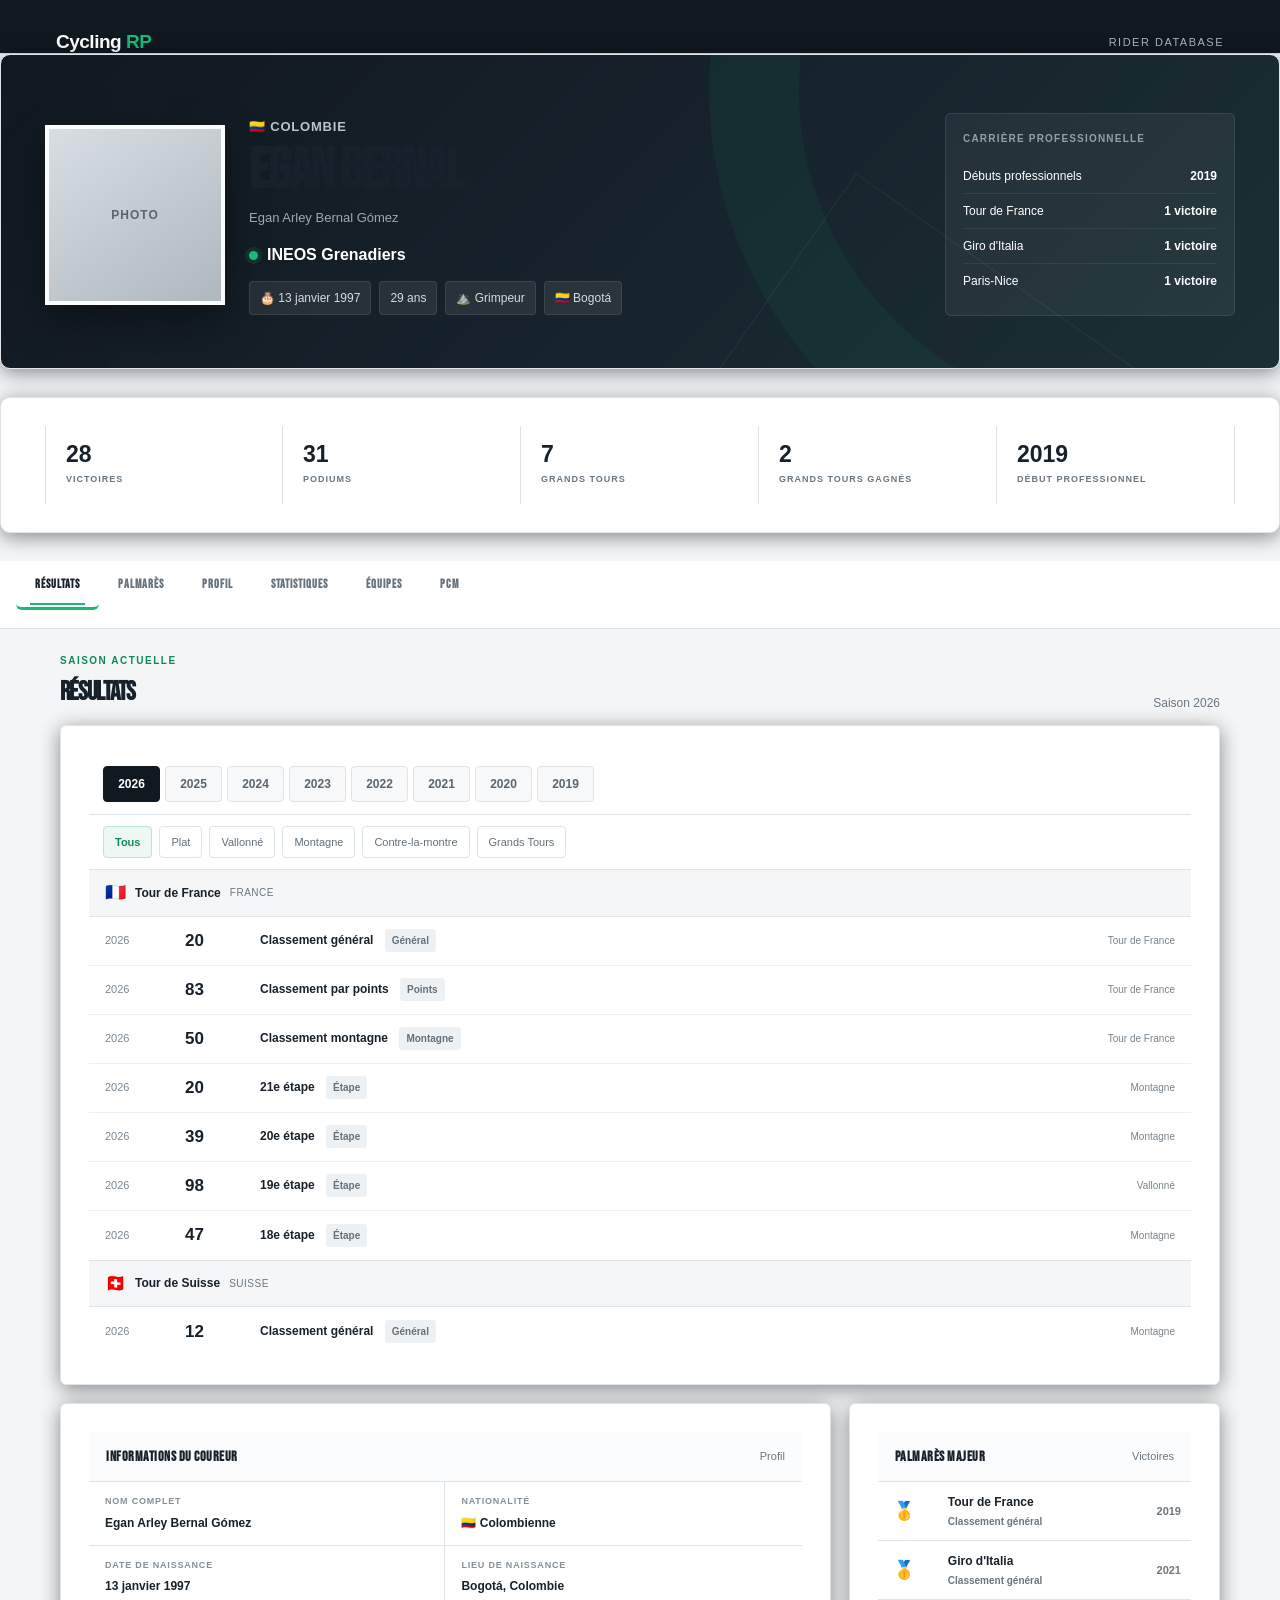
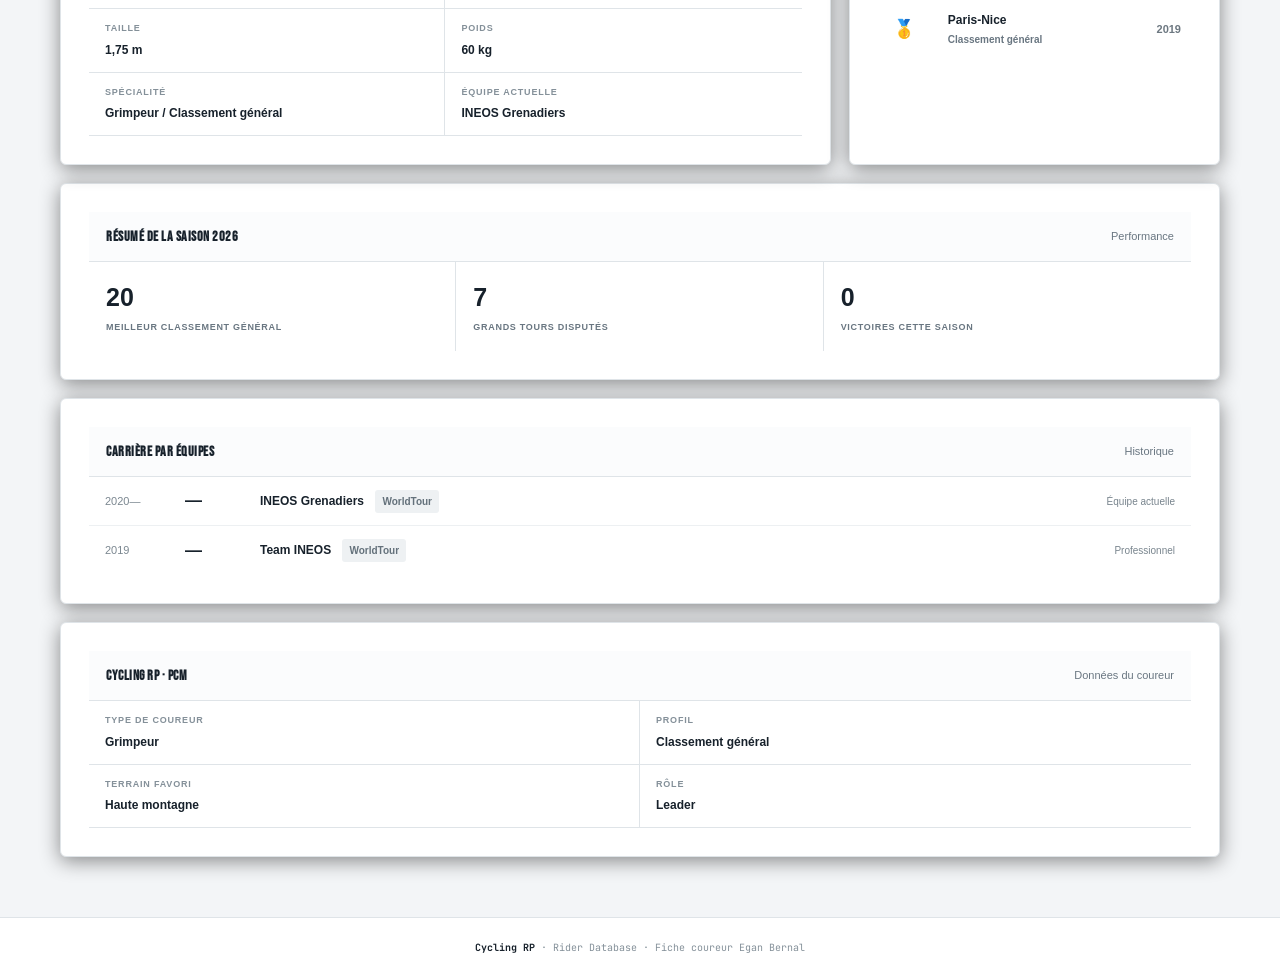
<file: coureurs/egan-bernal.html>
<!DOCTYPE html>
<html lang="fr">

<head>
    <meta charset="UTF-8">
    <meta name="viewport" content="width=device-width, initial-scale=1.0">

    <title>Egan Bernal | Cycling RP</title>

    <link rel="stylesheet" href="../style.css">

    <style>

        /* =====================================================
           CYCLING RP — RIDER DATABASE
        ===================================================== */

        * {
            box-sizing: border-box;
        }

        :root {
            --bg: #f3f5f7;
            --surface: #ffffff;
            --surface-2: #f8fafb;
            --border: #dfe4e8;
            --border-dark: #cbd2d8;
            --text: #17212b;
            --muted: #697681;
            --dark: #101820;
            --dark-2: #18232d;
            --accent: #19b978;
            --accent-dark: #10895a;
            --gold: #d9a441;
        }

        body {
            margin: 0;
            background: var(--bg);
            color: var(--text);
            font-family: Arial, Helvetica, sans-serif;
        }

        a {
            color: inherit;
        }

        /* =====================================================
           TOP BAR
        ===================================================== */

        .topbar {
            background: var(--dark);
            color: white;
            height: 54px;
            display: flex;
            align-items: center;
        }

        .topbar-inner {
            width: min(1320px, calc(100% - 32px));
            margin: auto;
            display: flex;
            justify-content: space-between;
            align-items: center;
        }

        .brand {
            font-weight: 900;
            letter-spacing: -0.5px;
            font-size: 19px;
        }

        .brand span {
            color: var(--accent);
        }

        .database-label {
            font-size: 11px;
            letter-spacing: 1.5px;
            text-transform: uppercase;
            color: #aab5bd;
        }

        /* =====================================================
           PROFILE HERO
        ===================================================== */

        .profile {
            background:
                linear-gradient(135deg, #101820 0%, #17232d 55%, #1b3032 100%);
            color: white;
            position: relative;
            overflow: hidden;
        }

        .profile::before {
            content: "";
            position: absolute;
            width: 650px;
            height: 650px;
            border: 90px solid rgba(25, 185, 120, 0.07);
            border-radius: 50%;
            right: -260px;
            top: -380px;
        }

        .profile::after {
            content: "";
            position: absolute;
            width: 420px;
            height: 420px;
            border: 1px solid rgba(255,255,255,0.06);
            transform: rotate(35deg);
            right: 160px;
            bottom: -310px;
        }

        .profile-inner {
            width: min(1320px, calc(100% - 32px));
            margin: auto;
            padding: 30px 0 24px;
            position: relative;
            z-index: 2;
        }

        .profile-grid {
            display: grid;
            grid-template-columns: 180px 1fr auto;
            gap: 24px;
            align-items: center;
        }

        /* =====================================================
           RIDER PHOTO
        ===================================================== */

        .rider-photo {
            width: 180px;
            height: 180px;
            background: linear-gradient(145deg, #d8dee3, #aeb8bf);
            border: 4px solid rgba(255,255,255,0.95);
            box-shadow: 0 18px 40px rgba(0,0,0,0.35);
            overflow: hidden;
            display: flex;
            align-items: center;
            justify-content: center;
            color: #59656d;
            font-size: 12px;
            font-weight: 800;
            letter-spacing: 1px;
        }

        .rider-photo img {
            width: 100%;
            height: 100%;
            object-fit: cover;
        }

        /* =====================================================
           RIDER INFORMATION
        ===================================================== */

        .rider-country {
            display: inline-flex;
            align-items: center;
            gap: 8px;
            font-size: 13px;
            color: #b9c4ca;
            margin-bottom: 7px;
            text-transform: uppercase;
            letter-spacing: .8px;
            font-weight: 700;
        }

        .rider-name {
            font-size: clamp(36px, 5vw, 58px);
            line-height: .95;
            margin: 0;
            font-weight: 900;
            letter-spacing: -2px;
        }

        .rider-fullname {
            color: #9da9b0;
            font-size: 13px;
            margin-top: 9px;
        }

        .rider-team {
            display: flex;
            align-items: center;
            gap: 9px;
            margin-top: 16px;
            font-size: 16px;
            font-weight: 700;
        }

        .team-dot {
            width: 9px;
            height: 9px;
            background: var(--accent);
            border-radius: 50%;
            box-shadow: 0 0 0 4px rgba(25,185,120,.12);
        }

        .rider-meta {
            display: flex;
            flex-wrap: wrap;
            gap: 8px;
            margin-top: 14px;
        }

        .meta-pill {
            background: rgba(255,255,255,.08);
            border: 1px solid rgba(255,255,255,.09);
            padding: 7px 10px;
            border-radius: 4px;
            font-size: 12px;
            color: #d4dce0;
        }

        /* =====================================================
           CAREER SUMMARY
        ===================================================== */

        .career-box {
            min-width: 290px;
            background: rgba(255,255,255,.055);
            border: 1px solid rgba(255,255,255,.09);
            padding: 17px;
            border-radius: 6px;
        }

        .career-title {
            text-transform: uppercase;
            letter-spacing: 1.2px;
            font-size: 10px;
            color: #93a0a8;
            font-weight: 800;
            margin-bottom: 13px;
        }

        .career-line {
            display: flex;
            justify-content: space-between;
            align-items: center;
            border-bottom: 1px solid rgba(255,255,255,.07);
            padding: 8px 0;
            font-size: 12px;
        }

        .career-line:last-child {
            border-bottom: 0;
        }

        .career-number {
            font-weight: 900;
            color: white;
        }

        /* =====================================================
           CAREER STATS
        ===================================================== */

        .stats-bar {
            background: white;
            border-bottom: 1px solid var(--border);
        }

        .stats-inner {
            width: min(1320px, calc(100% - 32px));
            margin: auto;
            display: grid;
            grid-template-columns: repeat(5, 1fr);
        }

        .stat {
            padding: 17px 20px;
            border-right: 1px solid var(--border);
        }

        .stat:first-child {
            border-left: 1px solid var(--border);
        }

        .stat-number {
            font-size: 23px;
            font-weight: 900;
            line-height: 1;
        }

        .stat-label {
            color: var(--muted);
            text-transform: uppercase;
            font-size: 9px;
            letter-spacing: 1px;
            font-weight: 800;
            margin-top: 7px;
        }

        /* =====================================================
           NAVIGATION
        ===================================================== */

        .main-nav {
            background: white;
            border-bottom: 1px solid var(--border);
            position: sticky;
            top: 0;
            z-index: 20;
        }

        .main-nav-inner {
            width: min(1320px, calc(100% - 32px));
            margin: auto;
            display: flex;
            overflow-x: auto;
        }

        .main-nav a {
            text-decoration: none;
            padding: 15px 19px 13px;
            font-size: 12px;
            font-weight: 800;
            color: #66727c;
            border-bottom: 3px solid transparent;
            white-space: nowrap;
        }

        .main-nav a:hover {
            color: var(--text);
        }

        .main-nav a.active {
            color: var(--text);
            border-bottom-color: var(--accent);
        }

        /* =====================================================
           PAGE
        ===================================================== */

        .page {
            width: min(1320px, calc(100% - 32px));
            margin: 24px auto 60px;
        }

        /* =====================================================
           PAGE HEADER
        ===================================================== */

        .page-heading {
            display: flex;
            align-items: end;
            justify-content: space-between;
            margin-bottom: 13px;
        }

        .eyebrow {
            text-transform: uppercase;
            font-size: 10px;
            color: var(--accent-dark);
            font-weight: 900;
            letter-spacing: 1.5px;
            margin-bottom: 5px;
        }

        .page-title {
            margin: 0;
            font-size: 26px;
            font-weight: 900;
            letter-spacing: -0.7px;
        }

        .season-label {
            font-size: 12px;
            color: var(--muted);
        }

        /* =====================================================
           PANEL
        ===================================================== */

        .panel {
            background: var(--surface);
            border: 1px solid var(--border);
            border-radius: 6px;
            overflow: hidden;
            margin-bottom: 18px;
        }

        .panel-header {
            display: flex;
            justify-content: space-between;
            align-items: center;
            padding: 14px 17px;
            border-bottom: 1px solid var(--border);
            background: #fbfcfd;
        }

        .panel-title {
            margin: 0;
            font-size: 14px;
            font-weight: 900;
        }

        .panel-subtitle {
            font-size: 11px;
            color: var(--muted);
        }

        /* =====================================================
           SEASONS
        ===================================================== */

        .season-row {
            display: flex;
            gap: 5px;
            padding: 12px 14px;
            overflow-x: auto;
            border-bottom: 1px solid var(--border);
        }

        .season {
            min-width: 57px;
            padding: 8px 10px;
            border: 1px solid var(--border);
            background: #f7f9fa;
            border-radius: 4px;
            text-align: center;
            font-size: 12px;
            font-weight: 700;
            color: #596671;
            cursor: pointer;
        }

        .season:hover {
            border-color: #aeb8bf;
        }

        .season.active {
            background: var(--dark);
            color: white;
            border-color: var(--dark);
        }

        /* =====================================================
           FILTERS
        ===================================================== */

        .filters {
            display: flex;
            gap: 7px;
            padding: 11px 14px;
            overflow-x: auto;
        }

        .filter {
            border: 1px solid var(--border);
            background: white;
            border-radius: 4px;
            padding: 7px 11px;
            font-size: 11px;
            color: #62707b;
            white-space: nowrap;
            cursor: pointer;
        }

        .filter.active {
            background: #edf8f3;
            color: var(--accent-dark);
            border-color: #b9e5d1;
            font-weight: 800;
        }

        /* =====================================================
           RACE GROUP
        ===================================================== */

        .race-group {
            border-top: 1px solid var(--border);
        }

        .race-heading {
            background: #f4f6f7;
            padding: 10px 16px;
            display: flex;
            align-items: center;
            gap: 9px;
            border-bottom: 1px solid var(--border);
        }

        .race-flag {
            font-size: 17px;
        }

        .race-heading strong {
            font-size: 12px;
        }

        .race-country {
            font-size: 10px;
            color: var(--muted);
            text-transform: uppercase;
            letter-spacing: .5px;
        }

        /* =====================================================
           RESULT TABLE
        ===================================================== */

        .result-row {
            display: grid;
            grid-template-columns: 70px 65px 1fr 170px;
            align-items: center;
            min-height: 49px;
            border-bottom: 1px solid #edf0f2;
            padding: 0 16px;
            gap: 10px;
        }

        .result-row:last-child {
            border-bottom: none;
        }

        .result-year {
            color: #7b8790;
            font-size: 11px;
        }

        .result-position {
            font-size: 17px;
            font-weight: 900;
        }

        .result-position.gold {
            color: #bd8b25;
        }

        .result-position.silver {
            color: #7b858c;
        }

        .result-position.bronze {
            color: #a96b43;
        }

        .result-race {
            font-size: 12px;
            font-weight: 800;
        }

        .result-detail {
            margin-left: 8px;
            display: inline-block;
            padding: 4px 7px;
            border-radius: 3px;
            background: #eef1f3;
            color: #64717b;
            font-size: 10px;
            font-weight: 700;
        }

        .result-type {
            text-align: right;
            color: #78848d;
            font-size: 10px;
        }

        /* =====================================================
           TWO COLUMN CONTENT
        ===================================================== */

        .columns {
            display: grid;
            grid-template-columns: 1.35fr .65fr;
            gap: 18px;
        }

        /* =====================================================
           PROFILE DATA
        ===================================================== */

        .data-grid {
            display: grid;
            grid-template-columns: repeat(2, 1fr);
        }

        .data-item {
            padding: 13px 16px;
            border-bottom: 1px solid var(--border);
        }

        .data-item:nth-child(odd) {
            border-right: 1px solid var(--border);
        }

        .data-label {
            font-size: 9px;
            text-transform: uppercase;
            letter-spacing: .8px;
            color: #849099;
            font-weight: 800;
            margin-bottom: 5px;
        }

        .data-value {
            font-size: 12px;
            font-weight: 800;
        }

        /* =====================================================
           PALMARES
        ===================================================== */

        .palmares-row {
            display: grid;
            grid-template-columns: 45px 1fr 65px;
            align-items: center;
            padding: 11px 15px;
            border-bottom: 1px solid var(--border);
            gap: 10px;
        }

        .palmares-row:last-child {
            border-bottom: none;
        }

        .palmares-place {
            font-size: 18px;
            font-weight: 900;
        }

        .palmares-race {
            font-size: 12px;
            font-weight: 800;
        }

        .palmares-race small {
            display: block;
            color: var(--muted);
            font-size: 10px;
            margin-top: 3px;
        }

        .palmares-year {
            text-align: right;
            font-size: 11px;
            font-weight: 800;
            color: #6d7881;
        }

        /* =====================================================
           SEASON SUMMARY
        ===================================================== */

        .summary {
            display: grid;
            grid-template-columns: repeat(3, 1fr);
        }

        .summary-box {
            padding: 17px;
            border-right: 1px solid var(--border);
        }

        .summary-box:last-child {
            border-right: none;
        }

        .summary-number {
            font-size: 25px;
            font-weight: 900;
        }

        .summary-label {
            color: var(--muted);
            font-size: 9px;
            text-transform: uppercase;
            letter-spacing: .7px;
            margin-top: 4px;
            font-weight: 800;
        }

        /* =====================================================
           FOOTER
        ===================================================== */

        footer {
            border-top: 1px solid var(--border);
            background: white;
            color: #849099;
            font-size: 10px;
            padding: 22px;
            text-align: center;
        }

        footer strong {
            color: var(--text);
        }

        /* =====================================================
           RESPONSIVE
        ===================================================== */

        @media (max-width: 900px) {

            .profile-grid {
                grid-template-columns: 135px 1fr;
            }

            .rider-photo {
                width: 135px;
                height: 135px;
            }

            .career-box {
                display: none;
            }

            .stats-inner {
                grid-template-columns: repeat(3, 1fr);
            }

            .stat:nth-child(4),
            .stat:nth-child(5) {
                border-top: 1px solid var(--border);
            }

            .columns {
                grid-template-columns: 1fr;
            }
        }

        @media (max-width: 650px) {

            .topbar-inner,
            .profile-inner,
            .stats-inner,
            .main-nav-inner,
            .page {
                width: min(100% - 20px, 1320px);
            }

            .profile-inner {
                padding-top: 20px;
            }

            .profile-grid {
                grid-template-columns: 1fr;
                text-align: center;
            }

            .rider-photo {
                width: 130px;
                height: 130px;
                margin: auto;
            }

            .rider-country,
            .rider-team {
                justify-content: center;
            }

            .rider-meta {
                justify-content: center;
            }

            .rider-name {
                font-size: 38px;
            }

            .stats-inner {
                grid-template-columns: repeat(2, 1fr);
            }

            .stat {
                border-top: 1px solid var(--border);
            }

            .stat:first-child {
                border-left: 0;
            }

            .result-row {
                grid-template-columns: 42px 45px 1fr;
                padding: 0 11px;
            }

            .result-year {
                display: none;
            }

            .result-type {
                display: none;
            }

            .data-grid {
                grid-template-columns: 1fr;
            }

            .data-item:nth-child(odd) {
                border-right: none;
            }

            .summary {
                grid-template-columns: 1fr 1fr;
            }

            .summary-box:nth-child(3) {
                grid-column: span 2;
                border-top: 1px solid var(--border);
            }
        }

    </style>
</head>


<body>


<!-- =====================================================
     TOP BAR
===================================================== -->

<header class="topbar">

    <div class="topbar-inner">

        <div class="brand">
            Cycling <span>RP</span>
        </div>

        <div class="database-label">
            Rider Database
        </div>

    </div>

</header>


<!-- =====================================================
     PROFILE
===================================================== -->

<section class="profile">

    <div class="profile-inner">

        <div class="profile-grid">


            <!-- PHOTO -->

            <div class="rider-photo">

                <!--
                POUR METTRE LA PHOTO :

                <img src="../images/egan-bernal.jpg" alt="Egan Bernal">

                -->

                PHOTO

            </div>


            <!-- INFORMATION -->

            <div>

                <div class="rider-country">
                    🇨🇴 Colombie
                </div>

                <h1 class="rider-name">
                    Egan Bernal
                </h1>

                <div class="rider-fullname">
                    Egan Arley Bernal Gómez
                </div>

                <div class="rider-team">

                    <span class="team-dot"></span>

                    INEOS Grenadiers

                </div>

                <div class="rider-meta">

                    <span class="meta-pill">
                        🎂 13 janvier 1997
                    </span>

                    <span class="meta-pill">
                        29 ans
                    </span>

                    <span class="meta-pill">
                        ⛰️ Grimpeur
                    </span>

                    <span class="meta-pill">
                        🇨🇴 Bogotá
                    </span>

                </div>

            </div>


            <!-- CAREER SUMMARY -->

            <div class="career-box">

                <div class="career-title">
                    Carrière professionnelle
                </div>

                <div class="career-line">
                    <span>Débuts professionnels</span>
                    <span class="career-number">2019</span>
                </div>

                <div class="career-line">
                    <span>Tour de France</span>
                    <span class="career-number">1 victoire</span>
                </div>

                <div class="career-line">
                    <span>Giro d'Italia</span>
                    <span class="career-number">1 victoire</span>
                </div>

                <div class="career-line">
                    <span>Paris-Nice</span>
                    <span class="career-number">1 victoire</span>
                </div>

            </div>

        </div>

    </div>

</section>


<!-- =====================================================
     STATS
===================================================== -->

<section class="stats-bar">

    <div class="stats-inner">

        <div class="stat">
            <div class="stat-number">28</div>
            <div class="stat-label">Victoires</div>
        </div>

        <div class="stat">
            <div class="stat-number">31</div>
            <div class="stat-label">Podiums</div>
        </div>

        <div class="stat">
            <div class="stat-number">7</div>
            <div class="stat-label">Grands Tours</div>
        </div>

        <div class="stat">
            <div class="stat-number">2</div>
            <div class="stat-label">Grands Tours gagnés</div>
        </div>

        <div class="stat">
            <div class="stat-number">2019</div>
            <div class="stat-label">Début professionnel</div>
        </div>

    </div>

</section>


<!-- =====================================================
     NAVIGATION
===================================================== -->

<nav class="main-nav">

    <div class="main-nav-inner">

        <a href="#resultats" class="active">
            RÉSULTATS
        </a>

        <a href="#palmares">
            PALMARÈS
        </a>

        <a href="#profil">
            PROFIL
        </a>

        <a href="#statistiques">
            STATISTIQUES
        </a>

        <a href="#equipes">
            ÉQUIPES
        </a>

        <a href="#pcm">
            PCM
        </a>

    </div>

</nav>


<!-- =====================================================
     PAGE
===================================================== -->

<main class="page">


    <!-- RESULTATS -->

    <div id="resultats">

        <div class="page-heading">

            <div>

                <div class="eyebrow">
                    Saison actuelle
                </div>

                <h2 class="page-title">
                    Résultats
                </h2>

            </div>

            <div class="season-label">
                Saison 2026
            </div>

        </div>


        <section class="panel">


            <!-- SAISONS -->

            <div class="season-row">

                <div class="season active">2026</div>
                <div class="season">2025</div>
                <div class="season">2024</div>
                <div class="season">2023</div>
                <div class="season">2022</div>
                <div class="season">2021</div>
                <div class="season">2020</div>
                <div class="season">2019</div>

            </div>


            <!-- FILTRES -->

            <div class="filters">

                <div class="filter active">
                    Tous
                </div>

                <div class="filter">
                    Plat
                </div>

                <div class="filter">
                    Vallonné
                </div>

                <div class="filter">
                    Montagne
                </div>

                <div class="filter">
                    Contre-la-montre
                </div>

                <div class="filter">
                    Grands Tours
                </div>

            </div>


            <!-- TOUR DE FRANCE -->

            <div class="race-group">

                <div class="race-heading">

                    <span class="race-flag">
                        🇫🇷
                    </span>

                    <strong>
                        Tour de France
                    </strong>

                    <span class="race-country">
                        France
                    </span>

                </div>


                <div class="result-row">

                    <div class="result-year">
                        2026
                    </div>

                    <div class="result-position">
                        20
                    </div>

                    <div class="result-race">
                        Classement général
                        <span class="result-detail">
                            Général
                        </span>
                    </div>

                    <div class="result-type">
                        Tour de France
                    </div>

                </div>


                <div class="result-row">

                    <div class="result-year">
                        2026
                    </div>

                    <div class="result-position">
                        83
                    </div>

                    <div class="result-race">
                        Classement par points
                        <span class="result-detail">
                            Points
                        </span>
                    </div>

                    <div class="result-type">
                        Tour de France
                    </div>

                </div>


                <div class="result-row">

                    <div class="result-year">
                        2026
                    </div>

                    <div class="result-position">
                        50
                    </div>

                    <div class="result-race">
                        Classement montagne
                        <span class="result-detail">
                            Montagne
                        </span>
                    </div>

                    <div class="result-type">
                        Tour de France
                    </div>

                </div>


                <div class="result-row">

                    <div class="result-year">
                        2026
                    </div>

                    <div class="result-position">
                        20
                    </div>

                    <div class="result-race">
                        21e étape
                        <span class="result-detail">
                            Étape
                        </span>
                    </div>

                    <div class="result-type">
                        Montagne
                    </div>

                </div>


                <div class="result-row">

                    <div class="result-year">
                        2026
                    </div>

                    <div class="result-position">
                        39
                    </div>

                    <div class="result-race">
                        20e étape
                        <span class="result-detail">
                            Étape
                        </span>
                    </div>

                    <div class="result-type">
                        Montagne
                    </div>

                </div>


                <div class="result-row">

                    <div class="result-year">
                        2026
                    </div>

                    <div class="result-position">
                        98
                    </div>

                    <div class="result-race">
                        19e étape
                        <span class="result-detail">
                            Étape
                        </span>
                    </div>

                    <div class="result-type">
                        Vallonné
                    </div>

                </div>


                <div class="result-row">

                    <div class="result-year">
                        2026
                    </div>

                    <div class="result-position">
                        47
                    </div>

                    <div class="result-race">
                        18e étape
                        <span class="result-detail">
                            Étape
                        </span>
                    </div>

                    <div class="result-type">
                        Montagne
                    </div>

                </div>

            </div>


            <!-- AUTRE COURSE -->

            <div class="race-group">

                <div class="race-heading">

                    <span class="race-flag">
                        🇨🇭
                    </span>

                    <strong>
                        Tour de Suisse
                    </strong>

                    <span class="race-country">
                        Suisse
                    </span>

                </div>


                <div class="result-row">

                    <div class="result-year">
                        2026
                    </div>

                    <div class="result-position">
                        12
                    </div>

                    <div class="result-race">
                        Classement général
                        <span class="result-detail">
                            Général
                        </span>
                    </div>

                    <div class="result-type">
                        Montagne
                    </div>

                </div>

            </div>


        </section>

    </div>


    <!-- =================================================
         DEUX COLONNES
    ================================================= -->

    <div class="columns">


        <!-- PROFIL -->

        <section class="panel" id="profil">

            <div class="panel-header">

                <h3 class="panel-title">
                    Informations du coureur
                </h3>

                <span class="panel-subtitle">
                    Profil
                </span>

            </div>


            <div class="data-grid">

                <div class="data-item">

                    <div class="data-label">
                        Nom complet
                    </div>

                    <div class="data-value">
                        Egan Arley Bernal Gómez
                    </div>

                </div>


                <div class="data-item">

                    <div class="data-label">
                        Nationalité
                    </div>

                    <div class="data-value">
                        🇨🇴 Colombienne
                    </div>

                </div>


                <div class="data-item">

                    <div class="data-label">
                        Date de naissance
                    </div>

                    <div class="data-value">
                        13 janvier 1997
                    </div>

                </div>


                <div class="data-item">

                    <div class="data-label">
                        Lieu de naissance
                    </div>

                    <div class="data-value">
                        Bogotá, Colombie
                    </div>

                </div>


                <div class="data-item">

                    <div class="data-label">
                        Taille
                    </div>

                    <div class="data-value">
                        1,75 m
                    </div>

                </div>


                <div class="data-item">

                    <div class="data-label">
                        Poids
                    </div>

                    <div class="data-value">
                        60 kg
                    </div>

                </div>


                <div class="data-item">

                    <div class="data-label">
                        Spécialité
                    </div>

                    <div class="data-value">
                        Grimpeur / Classement général
                    </div>

                </div>


                <div class="data-item">

                    <div class="data-label">
                        Équipe actuelle
                    </div>

                    <div class="data-value">
                        INEOS Grenadiers
                    </div>

                </div>

            </div>

        </section>


        <!-- PALMARES -->

        <section class="panel" id="palmares">

            <div class="panel-header">

                <h3 class="panel-title">
                    Palmarès majeur
                </h3>

                <span class="panel-subtitle">
                    Victoires
                </span>

            </div>


            <div class="palmares-row">

                <div class="palmares-place">
                    🥇
                </div>

                <div class="palmares-race">
                    Tour de France
                    <small>Classement général</small>
                </div>

                <div class="palmares-year">
                    2019
                </div>

            </div>


            <div class="palmares-row">

                <div class="palmares-place">
                    🥇
                </div>

                <div class="palmares-race">
                    Giro d'Italia
                    <small>Classement général</small>
                </div>

                <div class="palmares-year">
                    2021
                </div>

            </div>


            <div class="palmares-row">

                <div class="palmares-place">
                    🥇
                </div>

                <div class="palmares-race">
                    Paris-Nice
                    <small>Classement général</small>
                </div>

                <div class="palmares-year">
                    2019
                </div>

            </div>

        </section>

    </div>


    <!-- =================================================
         STATISTIQUES SAISON
    ================================================= -->

    <section class="panel" id="statistiques">

        <div class="panel-header">

            <h3 class="panel-title">
                Résumé de la saison 2026
            </h3>

            <span class="panel-subtitle">
                Performance
            </span>

        </div>


        <div class="summary">

            <div class="summary-box">

                <div class="summary-number">
                    20
                </div>

                <div class="summary-label">
                    Meilleur classement général
                </div>

            </div>


            <div class="summary-box">

                <div class="summary-number">
                    7
                </div>

                <div class="summary-label">
                    Grands Tours disputés
                </div>

            </div>


            <div class="summary-box">

                <div class="summary-number">
                    0
                </div>

                <div class="summary-label">
                    Victoires cette saison
                </div>

            </div>

        </div>

    </section>


    <!-- =================================================
         EQUIPES
    ================================================= -->

    <section class="panel" id="equipes">

        <div class="panel-header">

            <h3 class="panel-title">
                Carrière par équipes
            </h3>

            <span class="panel-subtitle">
                Historique
            </span>

        </div>


        <div class="result-row">

            <div class="result-year">
                2020—
            </div>

            <div class="result-position">
                —
            </div>

            <div class="result-race">
                INEOS Grenadiers
                <span class="result-detail">
                    WorldTour
                </span>
            </div>

            <div class="result-type">
                Équipe actuelle
            </div>

        </div>


        <div class="result-row">

            <div class="result-year">
                2019
            </div>

            <div class="result-position">
                —
            </div>

            <div class="result-race">
                Team INEOS
                <span class="result-detail">
                    WorldTour
                </span>
            </div>

            <div class="result-type">
                Professionnel
            </div>

        </div>

    </section>


    <!-- =================================================
         PCM
    ================================================= -->

    <section class="panel" id="pcm">

        <div class="panel-header">

            <h3 class="panel-title">
                Cycling RP · PCM
            </h3>

            <span class="panel-subtitle">
                Données du coureur
            </span>

        </div>


        <div class="data-grid">

            <div class="data-item">

                <div class="data-label">
                    Type de coureur
                </div>

                <div class="data-value">
                    Grimpeur
                </div>

            </div>


            <div class="data-item">

                <div class="data-label">
                    Profil
                </div>

                <div class="data-value">
                    Classement général
                </div>

            </div>


            <div class="data-item">

                <div class="data-label">
                    Terrain favori
                </div>

                <div class="data-value">
                    Haute montagne
                </div>

            </div>


            <div class="data-item">

                <div class="data-label">
                    Rôle
                </div>

                <div class="data-value">
                    Leader
                </div>

            </div>

        </div>

    </section>


</main>


<!-- =====================================================
     FOOTER
===================================================== -->

<footer>

    <strong>Cycling RP</strong> · Rider Database ·
    Fiche coureur Egan Bernal

</footer>


</body>
</html>
</file>
<file: style.css>
/* ============================================================
   CYCLE LEAGUE RP — FEUILLE DE STYLE
   Thème : Broadcast cycliste / Chrono TV
   ============================================================ */

/* ============================================================
   0. POLICES
   ============================================================ */

@import url('https://fonts.googleapis.com/css2?family=Bebas+Neue&family=Inter:wght@400;500;600;700;800;900&family=JetBrains+Mono:wght@500;700&display=swap');


/* ============================================================
   1. VARIABLES
   ============================================================ */

:root {

    --bg: #0b0d10;
    --surface: #14181d;
    --surface-alt: #191e24;
    --border: #262b31;

    --text: #eef1f3;
    --text-muted: #8b939b;

    --accent: #e3ff3c;
    --accent-2: #00e0c6;
    --accent-danger: #ff4d5e;

    --glow-accent:
        0 0 18px rgba(227, 255, 60, 0.35);

    --glow-accent-2:
        0 0 18px rgba(0, 224, 198, 0.35);

    --shadow:
        0 4px 20px rgba(0, 0, 0, 0.45);

    --font-display:
        'Bebas Neue',
        'Arial Narrow',
        sans-serif;

    --font-body:
        'Inter',
        Arial,
        Helvetica,
        sans-serif;

    --font-mono:
        'JetBrains Mono',
        'Courier New',
        monospace;

    --radius: 10px;

    --container: 1200px;
}


/* ============================================================
   2. RESET
   ============================================================ */

* {
    box-sizing: border-box;
}

html {
    scroll-behavior: smooth;
}

body {
    margin: 0;
    font-family: var(--font-body);
    background: var(--bg);
    color: var(--text);
    line-height: 1.5;

    background-image:
        radial-gradient(
            circle at 20% -10%,
            rgba(227, 255, 60, 0.06),
            transparent 40%
        ),
        radial-gradient(
            circle at 90% 0%,
            rgba(0, 224, 198, 0.05),
            transparent 35%
        );

    background-attachment: fixed;
}

a {
    color: inherit;
}

button,
input,
textarea {
    font-family: inherit;
}

img {
    max-width: 100%;
}


/* ============================================================
   3. ACCESSIBILITÉ
   ============================================================ */

a:focus-visible,
button:focus-visible,
input:focus-visible,
textarea:focus-visible {
    outline: 2px solid var(--accent);
    outline-offset: 3px;
    border-radius: 4px;
}

@media (prefers-reduced-motion: reduce) {

    * {
        animation-duration: 0.001ms !important;
        animation-iteration-count: 1 !important;
        transition-duration: 0.001ms !important;
    }

    html {
        scroll-behavior: auto;
    }
}


/* ============================================================
   4. TYPOGRAPHIE
   ============================================================ */

h1,
h2,
h3 {
    font-family: var(--font-display);
    letter-spacing: 0.5px;
    color: var(--text);
}

h1,
h2,
h3,
p {
    overflow-wrap: break-word;
}


/* ============================================================
   5. HEADER
   ============================================================ */

header {

    background:
        linear-gradient(
            135deg,
            #0f1216 0%,
            #14181d 60%,
            #0f1216 100%
        );

    color: var(--text);

    padding: 28px 40px 0;

    position: relative;

    border-bottom: 1px solid var(--border);
}

.header-top {

    max-width: var(--container);

    margin: 0 auto;

    display: flex;

    justify-content: space-between;

    align-items: center;

    flex-wrap: wrap;

    gap: 16px;
}

header h1 {

    margin: 0 0 20px 0;

    font-size: 42px;

    text-transform: uppercase;

    letter-spacing: 2px;

    display: flex;

    align-items: baseline;

    gap: 12px;
}

header h1 .tag {

    font-family: var(--font-mono);

    font-size: 14px;

    background: var(--accent);

    color: #0b0d10;

    padding: 4px 10px;

    border-radius: 4px;

    letter-spacing: 1px;
}


/* Bande graphique sous le header */

header::after {

    content: "";

    display: block;

    height: 14px;

    margin-top: 24px;

    background:

        linear-gradient(
            135deg,
            var(--accent) 25%,
            transparent 25%
        ) 0 50% / 20px 14px,

        linear-gradient(
            225deg,
            var(--accent) 25%,
            transparent 25%
        ) 0 50% / 20px 14px,

        linear-gradient(
            315deg,
            var(--accent-2) 25%,
            transparent 25%
        ) 0 50% / 20px 14px,

        linear-gradient(
            45deg,
            var(--accent-2) 25%,
            transparent 25%
        ) 0 50% / 20px 14px;

    background-color: var(--bg);

    opacity: 0.9;
}


/* ============================================================
   6. NAVIGATION
   ============================================================ */

nav {

    display: flex;

    gap: 8px;

    flex-wrap: wrap;

    padding-bottom: 18px;
}

nav a {

    position: relative;

    color: var(--text-muted);

    text-decoration: none;

    font-family: var(--font-display);

    font-size: 18px;

    letter-spacing: 1px;

    text-transform: uppercase;

    padding: 8px 14px;

    border-radius: 6px;

    transition:
        color 0.2s ease,
        background 0.2s ease;
}

nav a::after {

    content: "";

    position: absolute;

    left: 14px;

    right: 14px;

    bottom: 2px;

    height: 2px;

    background: var(--accent);

    transform: scaleX(0);

    transform-origin: left;

    transition: transform 0.25s ease;
}

nav a:hover,
nav a:focus-visible {

    color: var(--text);

    background:
        rgba(227, 255, 60, 0.06);
}

nav a:hover::after,
nav a:focus-visible::after {

    transform: scaleX(1);
}

nav a.active {

    color: var(--accent);
}

nav a.active::after {

    transform: scaleX(1);
}


/* ============================================================
   7. RECHERCHE
   ============================================================ */

.site-search {

    position: relative;

    width: 260px;

    max-width: 100%;
}

.site-search input {

    width: 100%;

    background: var(--surface-alt);

    border: 1px solid var(--border);

    border-radius: 8px;

    padding: 9px 14px;

    color: var(--text);

    font-family: var(--font-body);

    font-size: 14px;
}

.site-search input:focus {

    outline: none;

    border-color: var(--accent);

    box-shadow:
        0 0 0 2px
        rgba(227, 255, 60, 0.15);
}

.site-search input::placeholder {

    color: var(--text-muted);
}

.site-search-results {

    display: none;

    position: absolute;

    top: calc(100% + 6px);

    left: 0;

    right: 0;

    background: var(--surface);

    border: 1px solid var(--border);

    border-radius: 8px;

    box-shadow: var(--shadow);

    max-height: 320px;

    overflow-y: auto;

    z-index: 500;
}

.site-search-results.open {

    display: block;
}

.site-search-result {

    display: flex;

    align-items: center;

    justify-content: space-between;

    gap: 10px;

    padding: 10px 14px;

    text-decoration: none;

    color: var(--text);

    border-bottom: 1px solid var(--border);

    font-size: 14px;
}

.site-search-result:last-child {

    border-bottom: none;
}

.site-search-result:hover,
.site-search-result.active {

    background: var(--surface-alt);

    color: var(--accent);
}

.site-search-result .result-type {

    font-family: var(--font-mono);

    font-size: 10px;

    text-transform: uppercase;

    color: var(--text-muted);

    border: 1px solid var(--border);

    padding: 2px 6px;

    border-radius: 4px;

    flex-shrink: 0;
}

.site-search-empty {

    padding: 14px;

    color: var(--text-muted);

    font-family: var(--font-mono);

    font-size: 13px;

    text-align: center;
}


/* ============================================================
   8. CONTENU
   ============================================================ */

main {

    max-width: var(--container);

    margin: 40px auto;

    padding: 0 20px;
}

section {

    background: var(--surface);

    border: 1px solid var(--border);

    margin-bottom: 28px;

    padding: 28px;

    border-radius: var(--radius);

    box-shadow: var(--shadow);
}

section h2 {

    margin: 0 0 20px 0;

    font-size: 28px;

    text-transform: uppercase;

    color: var(--text);

    padding-bottom: 12px;

    border-bottom: 1px solid var(--border);

    display: flex;

    align-items: center;

    gap: 10px;
}

section h2::before {

    content: "";

    width: 10px;

    height: 10px;

    background: var(--accent);

    border-radius: 2px;

    box-shadow: var(--glow-accent);

    flex-shrink: 0;
}

section p {

    color: var(--text-muted);
}


/* ============================================================
   9. ÉTAT VIDE
   ============================================================ */

.empty-state {

    color: var(--text-muted);

    font-family: var(--font-mono);

    font-size: 14px;

    padding: 24px;

    text-align: center;

    border: 1px dashed var(--border);

    border-radius: var(--radius);

    background: var(--surface-alt);
}


/* ============================================================
   10. CARTES
   ============================================================ */

.card-grid {

    display: grid;

    grid-template-columns:
        repeat(
            auto-fill,
            minmax(240px, 1fr)
        );

    gap: 20px;
}

.card {

    background: var(--surface-alt);

    border: 1px solid var(--border);

    border-left: 3px solid var(--accent);

    border-radius: var(--radius);

    padding: 20px;

    transition:
        transform 0.2s ease,
        box-shadow 0.2s ease,
        border-color 0.2s ease;
}

.card:hover {

    transform: translateY(-4px);

    border-left-color: var(--accent-2);

    box-shadow: var(--glow-accent-2);
}

.card img,
.card .img-fallback {

    width: 100%;

    aspect-ratio: 1 / 1;

    object-fit: cover;

    border-radius: 6px;

    margin-bottom: 14px;

    filter: grayscale(20%);

    transition: filter 0.2s ease;
}

.card:hover img {

    filter: grayscale(0%);
}

.img-fallback {

    display: flex;

    align-items: center;

    justify-content: center;

    background:
        linear-gradient(
            135deg,
            var(--surface-alt),
            var(--surface)
        );

    border: 1px dashed var(--border);

    color: var(--accent);

    font-family: var(--font-display);

    font-size: 32px;

    letter-spacing: 1px;
}

.card h3 {

    margin: 0 0 4px 0;

    font-size: 22px;

    text-transform: uppercase;
}

.card .meta {

    font-family: var(--font-mono);

    font-size: 13px;

    color: var(--text-muted);

    margin-bottom: 14px;
}

.card .flag {

    margin-right: 6px;
}


/* ============================================================
   11. BOUTONS
   ============================================================ */

.btn {

    display: inline-block;

    font-family: var(--font-display);

    letter-spacing: 1px;

    text-transform: uppercase;

    font-size: 15px;

    color: var(--bg);

    background: var(--accent);

    padding: 8px 18px;

    border-radius: 6px;

    text-decoration: none;

    border: none;

    cursor: pointer;

    transition:
        box-shadow 0.2s ease,
        transform 0.15s ease,
        background 0.2s ease;
}

.btn:hover,
.btn:focus-visible {

    box-shadow: var(--glow-accent);

    transform: translateY(-1px);
}

.btn.btn-outline {

    background: transparent;

    color: var(--accent-2);

    border: 1px solid var(--accent-2);
}

.btn.btn-outline:hover {

    background:
        rgba(0, 224, 198, 0.1);

    box-shadow: var(--glow-accent-2);
}


/* ============================================================
   12. TABLEAUX
   ============================================================ */

table {

    width: 100%;

    border-collapse: collapse;

    font-family: var(--font-mono);

    font-size: 14px;
}

thead th {

    text-align: left;

    font-family: var(--font-body);

    font-weight: 700;

    text-transform: uppercase;

    font-size: 12px;

    letter-spacing: 0.5px;

    color: var(--text-muted);

    padding: 10px 14px;

    border-bottom: 2px solid var(--accent);
}

tbody td {

    padding: 12px 14px;

    border-bottom: 1px solid var(--border);
}

tbody tr:hover {

    background: var(--surface-alt);
}

tbody tr:nth-child(1) td:first-child {

    color: var(--accent);

    font-weight: 700;
}

tbody tr:nth-child(2) td:first-child {

    color: #cfd6dc;

    font-weight: 700;
}

tbody tr:nth-child(3) td:first-child {

    color: #c98a4b;

    font-weight: 700;
}


/* ============================================================
   13. BADGES
   ============================================================ */

.badge {

    display: inline-block;

    font-family: var(--font-mono);

    font-size: 11px;

    text-transform: uppercase;

    letter-spacing: 0.5px;

    padding: 3px 8px;

    border-radius: 4px;

    border: 1px solid var(--border);

    color: var(--text-muted);
}

.badge.badge-accent {

    color: var(--bg);

    background: var(--accent);

    border-color: var(--accent);
}

.badge.badge-live {

    color: var(--accent-danger);

    border-color: var(--accent-danger);
}


/* ============================================================
   14. PROFIL FIRSTCYCLING
   ============================================================ */

.fc-profile {

    background: #fff;

    color: #1a1a1a;

    border-radius: var(--radius);

    overflow: hidden;

    border: 1px solid #e0e0e0;
}

.fc-header {

    display: flex;

    align-items: center;

    gap: 16px;

    padding: 20px;

    background: #f0f0f0;

    border-bottom: 1px solid #e0e0e0;

    flex-wrap: wrap;
}

.fc-header img,
.fc-header .img-fallback {

    width: 72px;

    height: 72px;

    border-radius: 50%;

    object-fit: cover;

    border: 2px solid #000;

    font-size: 22px;

    color: #000;

    background: #ddd;
}

.fc-header-info h1 {

    margin: 0;

    font-size: 26px;

    font-family: var(--font-body);

    font-weight: 700;

    text-transform: none;

    letter-spacing: 0;

    color: #111;
}

.fc-header-info p {

    margin: 4px 0 0;

    color: #555;

    font-size: 15px;
}

.fc-stats-row {

    display: flex;

    gap: 24px;

    padding: 10px 20px;

    background: #fafafa;

    border-bottom: 1px solid #e0e0e0;

    font-size: 14px;

    color: #333;

    flex-wrap: wrap;

    font-family: var(--font-mono);
}

.fc-stats-row span {

    display: flex;

    align-items: center;

    gap: 6px;
}

.fc-tabs {

    display: flex;

    gap: 4px;

    padding: 0 20px;

    background: #fff;

    border-bottom: 2px solid #e0e0e0;

    overflow-x: auto;
}

.fc-tab {

    padding: 12px 14px;

    font-family: var(--font-mono);

    font-size: 13px;

    text-transform: uppercase;

    letter-spacing: 0.5px;

    color: #888;

    background: none;

    border: none;

    cursor: pointer;

    border-bottom: 3px solid transparent;

    white-space: nowrap;
}

.fc-tab.active {

    color: #000;

    border-bottom-color: #000;

    font-weight: 700;
}

.fc-tab:hover {

    color: #000;
}

.fc-year-tabs {

    display: flex;

    gap: 6px;

    padding: 12px 20px;

    overflow-x: auto;

    border-bottom: 1px solid #e0e0e0;

    background: #fff;
}

.fc-year-tab {

    padding: 6px 12px;

    border: 1px solid #ccc;

    border-radius: 6px;

    background: #fff;

    font-family: var(--font-mono);

    font-size: 13px;

    color: #333;

    cursor: pointer;

    white-space: nowrap;
}

.fc-year-tab.active {

    background: #000;

    color: #fff;

    border-color: #000;
}

.fc-category-tabs {

    display: flex;

    gap: 16px;

    padding: 10px 20px;

    border-bottom: 1px solid #e0e0e0;

    font-size: 13px;

    color: #888;

    flex-wrap: wrap;

    background: #fff;
}

.fc-category-tab {

    cursor: pointer;

    padding-bottom: 6px;

    border-bottom: 2px solid transparent;
}

.fc-category-tab.active {

    color: #000;

    border-bottom-color: #000;

    font-weight: 700;
}

.fc-results-table {

    width: 100%;

    border-collapse: collapse;

    font-size: 14px;

    background: #fff;
}

.fc-results-table td {

    padding: 10px 20px;

    border-bottom: 1px solid #eee;

    color: #222;

    vertical-align: middle;
}

.fc-results-table tr:hover {

    background: #fafafa;
}

.fc-date {

    color: #888;

    font-family: var(--font-mono);

    font-size: 12px;

    width: 60px;
}

.fc-pos {

    font-weight: 700;

    width: 36px;
}

.fc-race {

    font-weight: 600;
}

.fc-tag {

    display: inline-block;

    background: #eee;

    color: #555;

    font-size: 11px;

    padding: 2px 8px;

    border-radius: 4px;

    margin-left: 8px;
}

.jersey-icon {

    display: inline-block;

    width: 16px;

    height: 16px;

    border-radius: 50%;

    border: 1px solid rgba(0, 0, 0, 0.25);

    vertical-align: middle;
}

.jersey-icon.yellow {
    background: #FFD700;
}

.jersey-icon.green {
    background: #3aa655;
}

.jersey-icon.polka {

    background:
        radial-gradient(
            circle,
            #e63946 30%,
            #fff 31%
        ) 0 0 / 8px 8px,
        #fff;
}

.jersey-icon.rainbow {

    background:
        conic-gradient(
            red,
            orange,
            yellow,
            green,
            blue,
            indigo,
            violet,
            red
        );
}

.jersey-icon.plain {

    background: #ddd;
}

.jersey-icon.none {

    background: transparent;

    border-color: transparent;
}

.fc-panel {

    padding: 20px;

    background: #fff;
}

.fc-empty {

    padding: 30px;

    text-align: center;

    color: #888;

    font-family: var(--font-mono);

    font-size: 13px;
}

.fc-classement-box {

    display: inline-flex;

    flex-direction: column;

    gap: 6px;

    background: #f5f5f5;

    border: 1px solid #e0e0e0;

    border-radius: 8px;

    padding: 16px 24px;
}

.fc-classement-box .fc-classement-label {

    font-family: var(--font-mono);

    font-size: 12px;

    text-transform: uppercase;

    color: #888;
}

.fc-classement-box .fc-classement-value {

    font-size: 32px;

    font-weight: 700;

    color: #111;
}


/* ============================================================
   15. PROFIL COUREUR V2
   ============================================================ */

.rider-header {

    display: flex;

    gap: 24px;

    align-items: flex-start;

    flex-wrap: wrap;
}

.rider-header img,
.rider-header .img-fallback {

    width: 140px;

    height: 140px;

    object-fit: cover;

    border-radius: var(--radius);

    border: 2px solid var(--accent);

    box-shadow: var(--glow-accent);

    flex-shrink: 0;

    font-size: 40px;
}

.rider-header .rider-identity h1 {

    font-size: 38px;

    margin: 0 0 6px 0;

    text-transform: uppercase;

    line-height: 1;
}

.rider-header .rider-team {

    font-family: var(--font-mono);

    font-size: 14px;

    color: var(--accent-2);

    margin: 0 0 10px 0;
}

.rider-header .rider-rank {

    display: inline-flex;

    align-items: baseline;

    gap: 6px;

    font-family: var(--font-mono);

    font-size: 13px;

    color: var(--text-muted);

    background: var(--surface-alt);

    border: 1px solid var(--border);

    padding: 4px 10px;

    border-radius: 6px;
}

.rider-header .rider-rank strong {

    color: var(--accent);

    font-size: 16px;
}

.rider-info-grid {

    display: grid;

    grid-template-columns:
        repeat(
            auto-fit,
            minmax(150px, 1fr)
        );

    gap: 1px;

    background: var(--border);

    border: 1px solid var(--border);

    border-radius: var(--radius);

    overflow: hidden;

    margin: 24px 0;
}

.rider-info-grid dl {

    margin: 0;

    background: var(--surface-alt);

    padding: 12px 16px;
}

.rider-info-grid dt {

    font-family: var(--font-mono);

    font-size: 11px;

    text-transform: uppercase;

    letter-spacing: 0.5px;

    color: var(--text-muted);

    margin-bottom: 4px;
}

.rider-info-grid dd {

    margin: 0;

    font-family: var(--font-mono);

    font-size: 15px;

    font-weight: 700;

    color: var(--text);
}

.specialty-list {

    display: flex;

    flex-direction: column;

    gap: 12px;
}

.specialty-row {

    display: grid;

    grid-template-columns: 110px 1fr 40px;

    align-items: center;

    gap: 12px;
}

.specialty-row .specialty-label {

    font-family: var(--font-mono);

    font-size: 12px;

    text-transform: uppercase;

    color: var(--text-muted);
}

.specialty-row .specialty-track {

    height: 8px;

    background: var(--surface-alt);

    border: 1px solid var(--border);

    border-radius: 4px;

    overflow: hidden;
}

.specialty-row .specialty-fill {

    height: 100%;

    background:
        linear-gradient(
            90deg,
            var(--accent-2),
            var(--accent)
        );

    border-radius: 4px;
}

.specialty-row .specialty-value {

    font-family: var(--font-mono);

    font-size: 13px;

    text-align: right;

    color: var(--text);
}

.rider-links {

    display: flex;

    gap: 8px;

    flex-wrap: wrap;

    margin-top: 14px;
}

.rider-links a {

    font-family: var(--font-mono);

    font-size: 11px;

    text-transform: uppercase;

    color: var(--text-muted);

    border: 1px solid var(--border);

    padding: 5px 10px;

    border-radius: 4px;

    text-decoration: none;

    transition:
        color 0.2s ease,
        border-color 0.2s ease;
}

.rider-links a:hover {

    color: var(--accent-2);

    border-color: var(--accent-2);
}

.palmares {

    display: flex;

    flex-direction: column;

    gap: 18px;
}

.palmares-year {

    display: grid;

    grid-template-columns: 70px 1fr;

    gap: 16px;
}

.palmares-year .year-label {

    font-family: var(--font-display);

    font-size: 26px;

    color: var(--accent);

    line-height: 1;
}

.palmares-year ul {

    list-style: none;

    margin: 0;

    padding: 0;

    display: flex;

    flex-direction: column;

    gap: 8px;
}

.palmares-year li {

    display: flex;

    align-items: baseline;

    gap: 10px;

    padding: 8px 12px;

    background: var(--surface-alt);

    border-left: 2px solid var(--border);

    border-radius: 4px;

    font-size: 14px;
}

.palmares-year li.win {

    border-left-color: var(--accent);
}

.palmares-year li .result-pos {

    font-family: var(--font-mono);

    font-weight: 700;

    color: var(--accent);

    min-width: 24px;
}

.palmares-year li .result-race {

    color: var(--text);
}

.palmares-year li .result-race .stage {

    color: var(--text-muted);

    font-size: 12px;
}


/* ============================================================
   16. PAGE TOUR DE FRANCE
   ============================================================ */

.tdf-icon {

    height: 20px;

    width: auto;

    vertical-align: middle;

    margin-right: 6px;

    border-radius: 3px;

    object-fit: cover;
}

.nav-tdf {

    display: inline-flex;

    align-items: center;

    font-weight: bold;

    color: #ffe600;
}

.tdf-hero {

    background:
        linear-gradient(
            135deg,
            #2b2b2b 0%,
            #111111 100%
        );

    border-left: 6px solid #ffe600;

    padding: 2rem;

    border-radius: 8px;

    margin-bottom: 2rem;
}

.tdf-logo-hero {

    max-width: 180px;

    height: auto;

    border-radius: 8px;

    margin-bottom: 1rem;

    box-shadow:
        0 4px 10px
        rgba(0,0,0,0.3);
}

.tdf-table {

    width: 100%;

    border-collapse: collapse;

    margin-top: 1rem;
}

.tdf-table th,
.tdf-table td {

    padding: 10px 14px;

    border: 1px solid #444;

    text-align: left;
}

.tdf-table th {

    background-color: #ffe600;

    color: #000;
}

.jerseys-grid {

    display: grid;

    grid-template-columns:
        repeat(
            auto-fit,
            minmax(200px, 1fr)
        );

    gap: 1rem;

    margin-top: 1rem;
}

.jersey-card {

    background: #222;

    padding: 1rem;

    border-radius: 8px;

    text-align: center;

    border-top: 4px solid #fff;
}

.jersey-card.yellow {
    border-color: #ffe600;
}

.jersey-card.green {
    border-color: #27ae60;
}

.jersey-card.polka {
    border-color: #e74c3c;
}

.jersey-card.white {
    border-color: #ecf0f1;
}


/* ============================================================
   17. CARTES COUREURS — BOUTON MODIFIER
   ============================================================ */

.card-actions {

    display: flex;

    gap: 10px;

    margin-top: 15px;

    align-items: center;
}

.edit-btn {

    width: 42px;

    height: 42px;

    padding: 0;

    border: none;

    border-radius: 10px;

    cursor: pointer;

    font-size: 18px;

    display: flex;

    align-items: center;

    justify-content: center;

    transition:
        transform 0.2s ease,
        opacity 0.2s ease;
}

.edit-btn:hover {

    transform: scale(1.08);

    opacity: 0.85;
}


/* ============================================================
   18. ÉDITEUR GITHUB — TDF 2026
   ============================================================ */

#admin-edit-button {

    position: fixed;

    right: 22px;

    bottom: 22px;

    z-index: 9998;

    border: 0;

    background: var(--accent);

    color: #111827;

    padding: 13px 19px;

    border-radius: 9px;

    font-weight: 900;

    font-size: 15px;

    cursor: pointer;

    box-shadow:
        0 8px 25px
        rgba(0,0,0,.35);

    transition:
        transform .2s ease,
        box-shadow .2s ease;
}

#admin-edit-button:hover {

    transform: translateY(-3px);

    box-shadow:
        0 12px 30px
        rgba(0,0,0,.45);
}


/* Fenêtre */

#github-editor {

    display: none;

    position: fixed;

    inset: 0;

    z-index: 9999;

    background:
        rgba(0,0,0,.78);

    padding: 25px;
}

.github-editor-box {

    width: min(1200px, 100%);

    height: 100%;

    margin: auto;

    background: #111827;

    border-radius: 14px;

    overflow: hidden;

    display: flex;

    flex-direction: column;

    box-shadow:
        0 20px 60px
        rgba(0,0,0,.65);
}


/* En-tête éditeur */

.github-editor-header {

    padding: 15px 20px;

    background: #1f2937;

    color: white;

    display: flex;

    justify-content: space-between;

    align-items: center;

    gap: 15px;
}

.github-editor-header strong {

    font-size: 17px;
}

.github-editor-close {

    border: 0;

    background: #374151;

    color: white;

    border-radius: 7px;

    padding: 8px 12px;

    cursor: pointer;

    font-size: 18px;
}

.github-editor-close:hover {

    background: #4b5563;
}


/* Zone de code */

#github-code {

    flex: 1;

    width: 100%;

    resize: none;

    border: 0;

    outline: 0;

    padding: 20px;

    background: #0b1120;

    color: #e5e7eb;

    font-family:
        Consolas,
        Monaco,
        'Courier New',
        monospace;

    font-size: 13px;

    line-height: 1.55;
}


/* Pied de l'éditeur */

.github-editor-footer {

    padding: 14px 18px;

    background: #1f2937;

    display: flex;

    gap: 10px;

    align-items: center;
}

#github-token {

    flex: 1;

    min-width: 0;

    background: #111827;

    border: 1px solid #374151;

    color: white;

    padding: 11px;

    border-radius: 7px;

    outline: none;
}

#github-token:focus {

    border-color: var(--accent);
}

.github-save {

    border: 0;

    background: var(--accent);

    color: #111827;

    padding: 11px 18px;

    border-radius: 7px;

    font-weight: 900;

    cursor: pointer;

    white-space: nowrap;
}

.github-save:hover {

    background: #ffd82e;
}

#github-status {

    color: #d1d5db;

    font-size: 13px;

    white-space: nowrap;
}


/* ============================================================
   19. LIVE RP
   ============================================================ */

.live {

    background: #111827;

    color: white;

    border-radius: 12px;

    padding: 28px;

    position: relative;

    overflow: hidden;
}

.live::after {

    content: "";

    position: absolute;

    width: 250px;

    height: 250px;

    border-radius: 50%;

    background:
        rgba(245,196,0,0.12);

    right: -80px;

    top: -100px;
}

.live-title {

    display: flex;

    align-items: center;

    gap: 10px;

    font-size: 22px;

    font-weight: 900;
}

.live-dot {

    width: 10px;

    height: 10px;

    background: #ef4444;

    border-radius: 50%;

    box-shadow:
        0 0 0 5px
        rgba(239,68,68,0.15);
}

.live-content {

    margin-top: 20px;

    color: #d1d5db;

    line-height: 1.7;
}


/* ============================================================
   20. FOOTER
   ============================================================ */

footer {

    background: var(--surface);

    border-top: 1px solid var(--border);

    color: var(--text-muted);

    text-align: center;

    padding: 24px;

    margin-top: 50px;

    font-family: var(--font-mono);

    font-size: 13px;
}

footer strong {

    color: white;
}

footer a {

    color: var(--accent-2);

    text-decoration: none;
}

footer a:hover {

    text-decoration: underline;
}


/* ============================================================
   21. RESPONSIVE — TABLETTES
   ============================================================ */

@media (max-width: 900px) {

    .header-top {

        flex-direction: column;

        align-items: flex-start;
    }

    .stats,
    .classification-grid {

        grid-template-columns:
            repeat(2, 1fr);
    }

    .riders {

        grid-template-columns: 1fr;
    }

    .stage {

        grid-template-columns:
            75px 120px 1fr;
    }

    .stage-distance,
    .stage-winner {

        display: none;
    }
}


/* ============================================================
   22. RESPONSIVE — MOBILE
   ============================================================ */

@media (max-width: 640px) {

    header {

        padding: 20px 20px 0;
    }

    .header-top {

        flex-direction: column;

        align-items: stretch;
    }

    header h1 {

        font-size: 30px;

        margin-bottom: 14px;
    }

    nav {

        gap: 5px;

        padding-bottom: 14px;
    }

    nav a {

        font-size: 15px;

        padding: 6px 10px;
    }

    .site-search {

        width: 100%;
    }

    main {

        padding-left: 15px;

        padding-right: 15px;

        margin-top: 25px;
    }

    section {

        padding: 20px;
    }

    section h2 {

        font-size: 23px;
    }

    .card-grid {

        grid-template-columns: 1fr;
    }

    .rider-header {

        flex-direction: column;

        align-items: center;

        text-align: center;
    }

    .rider-header .rider-identity h1 {

        font-size: 32px;
    }

    .specialty-row {

        grid-template-columns:
            90px 1fr 32px;
    }

    .palmares-year {

        grid-template-columns: 1fr;

        gap: 6px;
    }

    .tdf-hero {

        padding: 1.25rem;
    }

    .tdf-table {

        display: block;

        overflow-x: auto;

        white-space: nowrap;
    }

    /* Éditeur */

    #admin-edit-button {

        right: 14px;

        bottom: 14px;

        padding: 11px 14px;

        font-size: 14px;
    }

    #github-editor {

        padding: 8px;
    }

    .github-editor-box {

        border-radius: 9px;
    }

    .github-editor-header {

        padding: 12px 14px;
    }

    .github-editor-header strong {

        font-size: 14px;
    }

    #github-code {

        font-size: 11px;

        padding: 14px;
    }

    .github-editor-footer {

        flex-direction: column;

        align-items: stretch;
    }

    #github-token {

        width: 100%;
    }

    #github-status {

        white-space: normal;

        text-align: center;
    }

    .github-save {

        width: 100%;
    }
}


/* ============================================================
   23. TRÈS PETITS ÉCRANS
   ============================================================ */

@media (max-width: 420px) {

    .stats {

        grid-template-columns: 1fr 1fr;
    }

    .classification-grid {

        grid-template-columns: 1fr;
    }

    .stage {

        grid-template-columns:
            65px 1fr;
    }

    .stage-type {

        display: none;
    }

    .stage-route {

        font-size: 14px;
    }

    .rider-header img,
    .rider-header .img-fallback {

        width: 115px;

        height: 115px;
    }

    .specialty-row {

        grid-template-columns:
            75px 1fr 30px;

        gap: 7px;
    }
}
/* ============================================================
   CRAYON — MODIFICATION DIRECTE DE LA PAGE
============================================================ */

.edit-page-button {
    position: fixed;
    right: 25px;
    bottom: 25px;
    width: 52px;
    height: 52px;

    display: flex;
    align-items: center;
    justify-content: center;

    background: var(--accent);
    color: #0b0d10;

    border-radius: 50%;
    font-size: 22px;
    cursor: pointer;

    box-shadow: var(--glow-accent), 0 5px 25px rgba(0,0,0,0.5);

    z-index: 9999;

    transition:
        transform 0.2s ease,
        box-shadow 0.2s ease;
}

.edit-page-button:hover {
    transform: scale(1.12);
    box-shadow:
        0 0 25px rgba(227,255,60,0.6),
        0 7px 30px rgba(0,0,0,0.6);
}

/* MODALE */

.edit-modal {
    position: fixed;
    inset: 0;

    background: rgba(0,0,0,0.75);

    display: none;
    align-items: center;
    justify-content: center;

    padding: 20px;

    z-index: 10000;
}

.edit-modal.open {
    display: flex;
}

.edit-modal-content {
    width: 900px;
    max-width: 100%;
    max-height: 90vh;

    background: var(--surface);

    border: 1px solid var(--border);
    border-top: 4px solid var(--accent);

    border-radius: 12px;

    padding: 25px;

    box-shadow:
        0 20px 60px rgba(0,0,0,0.7);
}

.edit-modal-content h2 {
    margin: 0 0 8px;
    font-family: var(--font-display);
    font-size: 32px;
    color: var(--text);
}

.edit-description {
    color: var(--text-muted);
    margin-bottom: 18px;
}

.edit-close {
    float: right;

    border: none;
    background: transparent;

    color: var(--text-muted);

    font-size: 30px;
    cursor: pointer;
}

.edit-close:hover {
    color: var(--accent-danger);
}

#page-editor {
    width: 100%;
    height: 500px;

    resize: vertical;

    background: #090b0d;
    color: #eef1f3;

    border: 1px solid var(--border);
    border-radius: 8px;

    padding: 15px;

    font-family: var(--font-mono);
    font-size: 13px;

    line-height: 1.5;

    outline: none;
}

#page-editor:focus {
    border-color: var(--accent);
    box-shadow: 0 0 0 2px rgba(227,255,60,0.12);
}

.edit-actions {
    display: flex;
    justify-content: flex-end;
    gap: 10px;

    margin-top: 15px;
}

.edit-actions button {
    border: none;
    border-radius: 7px;

    padding: 11px 18px;

    font-family: var(--font-body);
    font-weight: 700;

    cursor: pointer;
}

.edit-cancel {
    background: var(--surface-alt);
    color: var(--text);
    border: 1px solid var(--border) !important;
}

.edit-save {
    background: var(--accent);
    color: #0b0d10;
}

.edit-save:hover {
    box-shadow: var(--glow-accent);
}

#edit-status {
    margin-top: 15px;

    font-family: var(--font-mono);
    font-size: 13px;

    color: var(--text-muted);
}

@media (max-width: 600px) {

    .edit-page-button {
        right: 15px;
        bottom: 15px;
    }

    .edit-modal-content {
        padding: 18px;
    }

    #page-editor {
        height: 400px;
    }

    .edit-actions {
        flex-direction: column;
    }

    .edit-actions button {
        width: 100%;
    }
}
</file>
